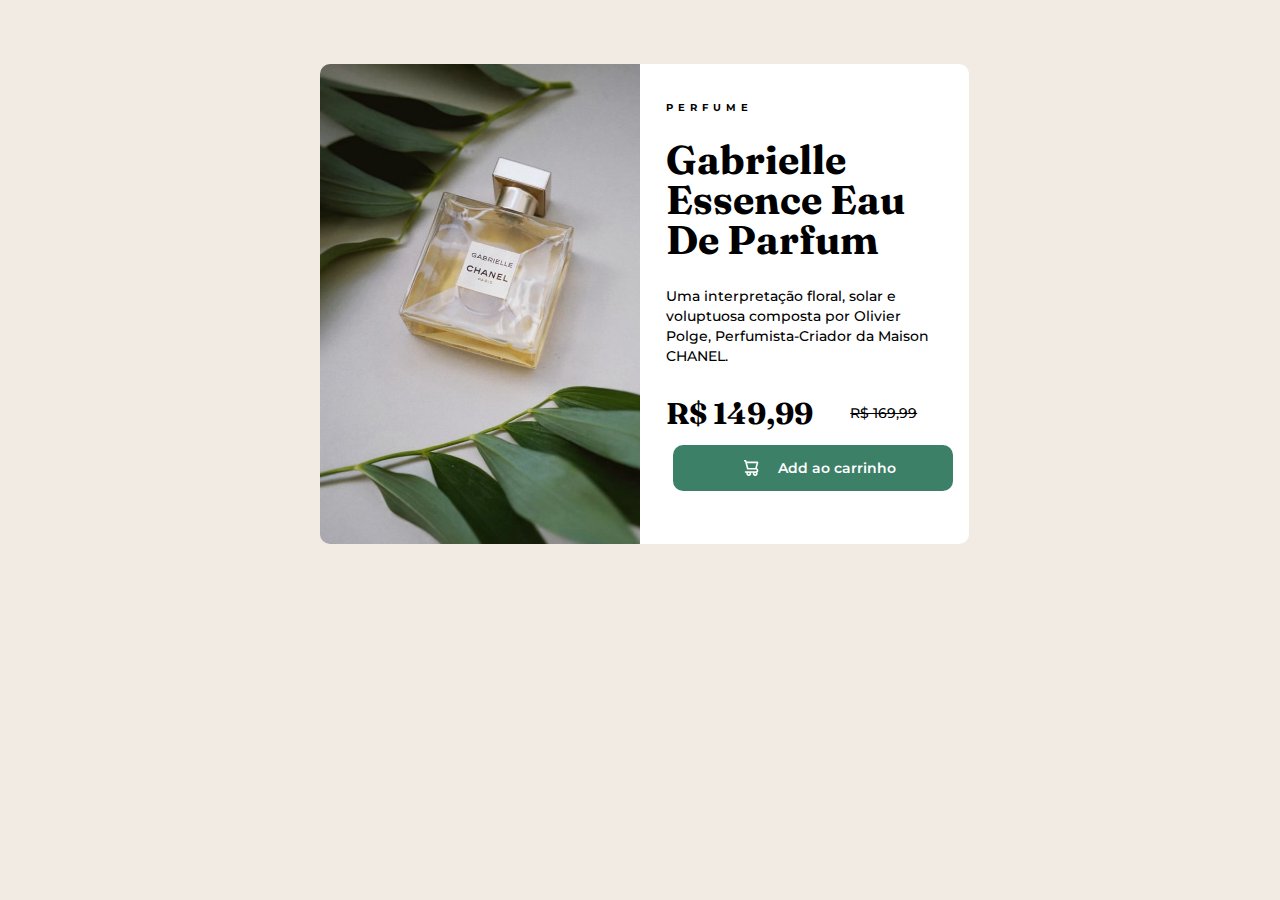
<file: Projeto 1 - Product preview card component/index.html>
<!DOCTYPE html>
<html lang="pt-br">
<head>
    <meta charset="UTF-8">
    <meta http-equiv="X-UA-Compatible" content="IE=edge">
    <meta name="viewport" content="width=device-width, initial-scale=1.0">
    <link rel="stylesheet" href="reset.css">
    <link rel="stylesheet" href="style.css">
    <link rel="preconnect" href="https://fonts.googleapis.com">
    <link rel="preconnect" href="https://fonts.gstatic.com" crossorigin>
    <link href="https://fonts.googleapis.com/css2?family=Fraunces:opsz,wght@9..144,500&display=swap" rel="stylesheet">
    <link rel="preconnect" href="https://fonts.googleapis.com">
    <link rel="preconnect" href="https://fonts.gstatic.com" crossorigin>
    <link href="https://fonts.googleapis.com/css2?family=Fraunces:opsz,wght@9..144,700&family=Montserrat:wght@500&display=swap" rel="stylesheet">
    <title>Perfume</title>
</head>
<body>
    <img id="produto" src="image-product-desktop.jpg">
    <div class="informacoes">
        <h1 id="logo">PERFUME</h1>
        <h2 id="titulo">Gabrielle <br> Essence Eau <br>De Parfum</h2>
        <p id="descricao">Uma interpretação floral, solar e <br> voluptuosa composta por Olivier <br>Polge, Perfumista-Criador da Maison CHANEL.</p>
        <p id="valor">R$ 149,99</p>
        <p id="vanterior">R$ 169,99</p>
        <p id="compra"><svg width="15" id="carro" height="16" xmlns="http://www.w3.org/2000/svg"><path d="M14.383 10.388a2.397 2.397 0 0 0-1.518-2.222l1.494-5.593a.8.8 0 0 0-.144-.695.8.8 0 0 0-.631-.28H2.637L2.373.591A.8.8 0 0 0 1.598 0H0v1.598h.983l1.982 7.4a.8.8 0 0 0 .799.59h8.222a.8.8 0 0 1 0 1.599H1.598a.8.8 0 1 0 0 1.598h.943a2.397 2.397 0 1 0 4.507 0h1.885a2.397 2.397 0 1 0 4.331-.376 2.397 2.397 0 0 0 1.12-2.021ZM11.26 7.99H4.395L3.068 3.196h9.477L11.26 7.991Zm-6.465 6.392a.8.8 0 1 1 0-1.598.8.8 0 0 1 0 1.598Zm6.393 0a.8.8 0 1 1 0-1.598.8.8 0 0 1 0 1.598Z" fill="#FFF"/></svg>
Add ao carrinho</p>
    </div>
</body>
</html>
</file>
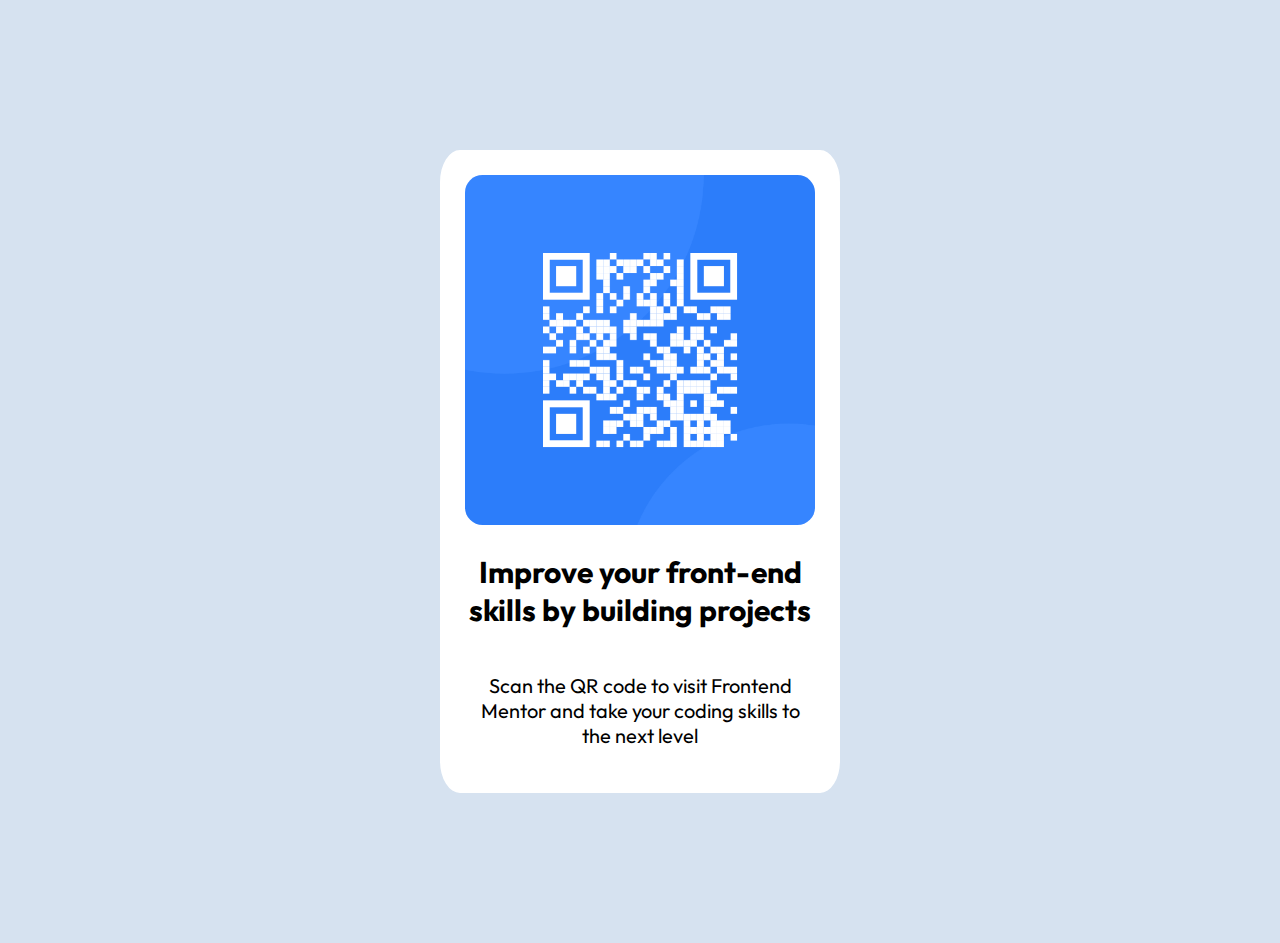
<file: Projeto 2 - QR code component/index.html>
<!DOCTYPE html>
<html lang="pt-br">
<head>
    <meta charset="UTF-8">
    <meta http-equiv="X-UA-Compatible" content="IE=edge">
    <meta name="viewport" content="width=device-width, initial-scale=1.0">
    <link rel="icon" type="image/png" sizes="32x32" href="./images/favicon-32x32.png">
    <link rel="preconnect" href="https://fonts.googleapis.com">
    <link rel="preconnect" href="https://fonts.gstatic.com" crossorigin>
    <link href="https://fonts.googleapis.com/css2?family=Outfit:wght@400;700&display=swap" rel="stylesheet">
    <link rel="stylesheet" href="style.css">
    <title>Frontend Mentor | QR code component</title>
</head>
<body>
    <table>
        <tr>
            <td><img src="image-qr-code.png"></td>
        </tr>
        <tr>
            <td><h1>Improve your front-end skills by building projects</h1></td>
        </tr>
        <tr>
            <td><p>Scan the QR code to visit Frontend Mentor and take your coding skills to the next level</p></td>
        </tr>
    </table>
</body>
</html>
</file>
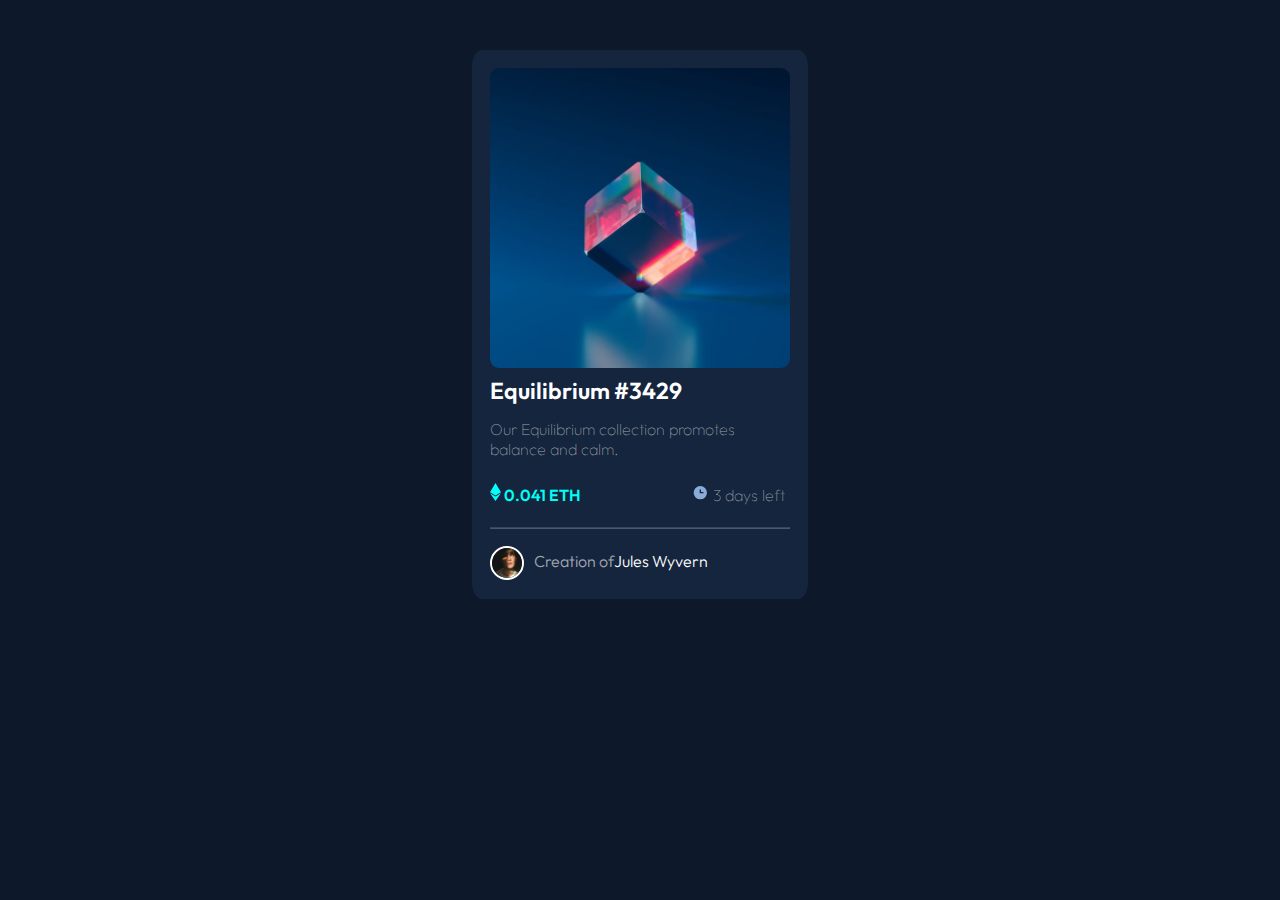
<file: Projeto 3 - NFT preview card component main/index.html>
<!DOCTYPE html>
<html lang="pt-br">
<head>
    <meta charset="UTF-8">
    <meta http-equiv="X-UA-Compatible" content="IE=edge">
    <meta name="viewport" content="width=device-width, initial-scale=1.0">
    <link rel="preconnect" href="https://fonts.googleapis.com">
    <link rel="preconnect" href="https://fonts.gstatic.com" crossorigin>
    <link href="https://fonts.googleapis.com/css2?family=Outfit:wght@100;300;400;600&display=swap" rel="stylesheet">
    <link rel="stylesheet" href="style.css">
    <title>Frontend Mentor | NFT preview card component main</title>
</head>
<body>
    <table>
        <tr class="linha">
            <td colspan="2">
                <img src="imagens\image-equilibrium.jpg">
            </td>
        </tr>
        <tr class="linha">
            <td colspan="2">
                <h1>Equilibrium #3429</h1>
            </td>
        </tr>
        <tr class="linha">
            <td colspan="2">
                <p>Our Equilibrium collection promotes balance and calm.</p>
            </td>
        </tr>
        <tr class="linha">
            <td><p id="eth"><svg width="11" height="18" xmlns="http://www.w3.org/2000/svg"><path d="M11 10.216 5.5 18 0 10.216l5.5 3.263 5.5-3.262ZM5.5 0l5.496 9.169L5.5 12.43 0 9.17 5.5 0Z" fill="#00FFF8"/></svg> 0.041 ETH</p></td>
            <td><p id="relogio"><svg width="17" height="17" xmlns="http://www.w3.org/2000/svg"><path d="M8.305 2.007a6.667 6.667 0 1 0 0 13.334 6.667 6.667 0 0 0 0-13.334Zm2.667 7.334H8.305a.667.667 0 0 1-.667-.667V6.007a.667.667 0 0 1 1.334 0v2h2a.667.667 0 0 1 0 1.334Z" fill="#8BACD9"/></svg> 3 days left</p></td>
        </tr>
        <tr class="linha">
            <td colspan="2"><hr></td>
        </tr>
        <tr class="linha">
            <td colspan="2"><img id="avatar" src="imagens/image-avatar.png"><p id="nickname">Creation of <span>Jules Wyvern</span></p></td>
        </tr>
    </table>
</body>
</html>
</file>
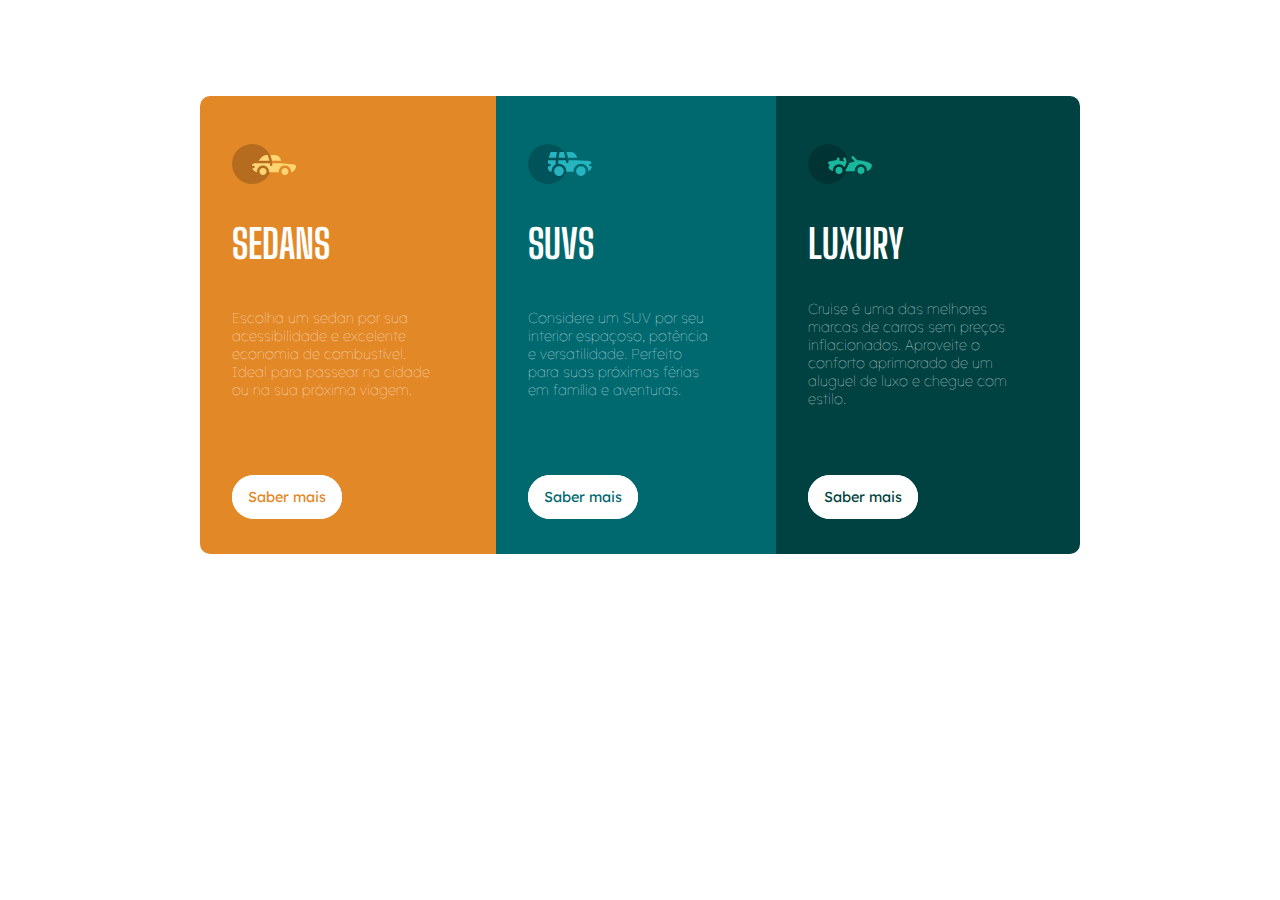
<file: Projeto 4 - Column-preview-card-component-main/index.html>
<!DOCTYPE html>
<html lang="pt-br">
<head>
    <meta charset="UTF-8">
    <meta http-equiv="X-UA-Compatible" content="IE=edge">
    <meta name="viewport" content="width=device-width, initial-scale=1.0">
    <link rel="stylesheet" href="style.css">
    <link rel="preconnect" href="https://fonts.googleapis.com">
    <link rel="preconnect" href="https://fonts.gstatic.com" crossorigin>
    <link href="https://fonts.googleapis.com/css2?family=Big+Shoulders+Display:wght@700&family=Lexend+Deca:wght@200;400&display=swap" rel="stylesheet">
    <title>Frontend Mentor | Column-preview-card-component-main</title>
</head>
<body>
    <table>
        <tr>
            <td class="sedan carro"><svg width="64" height="40" xmlns="http://www.w3.org/2000/svg"><g fill="none" fill-rule="evenodd"><circle fill="#000" opacity=".201" cx="20" cy="20" r="20"/><path d="M52.936 24.11c1.942 0 3.517 1.542 3.517 3.445 0 1.903-1.575 3.445-3.517 3.445s-3.516-1.542-3.516-3.445c0-1.903 1.574-3.445 3.516-3.445zm-21.957 0c1.942 0 3.517 1.542 3.517 3.445 0 1.903-1.575 3.445-3.517 3.445s-3.516-1.542-3.516-3.445c0-1.903 1.574-3.445 3.516-3.445zm6.948-4.848v1.429c0 .716.61 1.293 1.348 1.259a1.295 1.295 0 001.225-1.295v-1.393h8.256l13.483 1.313c.956.093 1.676.881 1.676 1.814 0 2.89-2.126 5.303-4.926 5.819.397-3.557-2.458-6.62-6.053-6.62-3.646 0-6.504 3.14-6.039 6.723h-9.879c.466-3.588-2.397-6.722-6.039-6.722-3.595 0-6.45 3.062-6.052 6.62-2.14-.398-3.916-1.912-4.61-3.931h1.142c.731 0 1.32-.598 1.285-1.322-.033-.678-.629-1.2-1.322-1.2H20v-.251c0-1.274 1.066-2.243 2.306-2.243h15.62zM42.59 11c2.645 0 4.99 1.556 5.972 3.963l.726 1.779H40.17L38.413 11h4.178zm-6.865 0l1.758 5.741H26.505l3.357-3.654A6.502 6.502 0 0134.644 11h1.082z" fill="#FFD473" fill-rule="nonzero"/></g></svg></td>
            <td class="suv carro"><svg width="64" height="40" xmlns="http://www.w3.org/2000/svg"><g fill="none" fill-rule="evenodd"><circle fill="#000" opacity=".201" cx="20" cy="20" r="20"/><path d="M31.002 22.358c2.917 0 5.18 2.593 4.762 5.506a4.828 4.828 0 01-2.962 3.778 4.797 4.797 0 01-5.3-1.165c-1.188-1.26-1.235-2.613-1.263-2.613-.42-2.924 1.857-5.506 4.763-5.506zm22 0c3.457 0 5.798 3.567 4.41 6.744A4.816 4.816 0 0152.3 31.94a4.826 4.826 0 01-4.06-4.077c-.42-2.915 1.846-5.506 4.762-5.506zm-15.04-6.083v1.462a1.29 1.29 0 001.352 1.29c.693-.033 1.227-.631 1.227-1.326v-1.426h8.3l13.056.716a1.29 1.29 0 011.164.917c.27.895.446 1.477.563 1.87h-1.047c-.694 0-1.291.534-1.324 1.228a1.29 1.29 0 001.288 1.352h1.445c-.164 2.225-1.57 4.193-3.6 5.05.13-4.212-3.255-7.63-7.384-7.63-4.317 0-7.762 3.718-7.358 8.086h-7.285c.43-4.655-3.503-8.531-8.131-8.046v-3.543h7.734zm-10.312 0v4.308a7.4 7.4 0 00-4.006 7.274 3.874 3.874 0 01-3.642-3.864v-1.635h1.46a1.29 1.29 0 000-2.58h-1.461v-3.213l.003-.29h7.646zm14.986-8.196c2.65 0 5 1.592 5.984 4.055l.63 1.579a5.525 5.525 0 01-.065-.004l-.026-.002-.034-.002-.022-.002a4.178 4.178 0 00-.224-.006l-.098-.001h-.039l-.136-.001h-.052l-.326-.001H40.211L38.528 8.08zm-13.632 0l-1.122 5.616h-7.144l1.47-4.71a1.29 1.29 0 011.231-.906h5.565zm6.832 0l1.683 5.615h-7.007l1.121-5.615h4.203z" fill="#26B5C0" fill-rule="nonzero"/></g></svg></td>
            <td class="luxury carro"><svg width="64" height="40" xmlns="http://www.w3.org/2000/svg"><g fill="none" fill-rule="evenodd"><circle fill="#000" opacity=".201" cx="20" cy="20" r="20"/><path d="M30.98 22.835c1.941 0 3.516 1.604 3.516 3.583 0 1.978-1.575 3.582-3.517 3.582s-3.516-1.604-3.516-3.582c0-1.979 1.574-3.583 3.516-3.583zm21.956 0c1.942 0 3.517 1.604 3.517 3.583 0 1.978-1.575 3.582-3.517 3.582s-3.516-1.604-3.516-3.582c0-1.979 1.574-3.583 3.516-3.583zm-9.143-10.45a1.27 1.27 0 011.819 0l3.715 3.784c4.444-.115 9.7 1.142 13.964 3.753.387.237.624.664.624 1.124 0 3.006-2.126 5.514-4.926 6.05.397-3.698-2.458-6.882-6.053-6.882-3.646 0-6.504 3.264-6.039 6.99h-9.669c.76-1.544.993-2.026 1.337-2.711l.082-.162c.421-.835 1.056-2.07 2.883-5.65 1.68-.023 3.47-.408 5.247-1.403l-2.984-3.04a1.328 1.328 0 010-1.854zm-7.68 1.064c.683-.2 1.395.202 1.592.898l.749 2.652a3.46 3.46 0 01-.247 2.51l-1.733 3.395-.216.424c-1.07-1.89-3.06-3.114-5.279-3.114-3.595 0-6.45 3.184-6.052 6.885-1.832-.347-3.414-1.537-4.278-3.276a1.331 1.331 0 01.117-1.376l.955-1.303-1.325-1.295c-.751-.735-.376-2.024.64-2.231l6.614-1.346.13-.026c.092-.019.145-.03.157-.031.314-.146 1.07-.591 1.07-1.506 0-.734.592-1.327 1.316-1.31.712.016 1.268.662 1.256 1.388a4.11 4.11 0 01-.348 1.611 22.69 22.69 0 014.7 1.146l-.7-2.473a1.314 1.314 0 01.882-1.622z" fill="#19B89D" fill-rule="nonzero"/></g></svg></td>
        </tr>
        <tr>
            <td class="sedan titulo">Sedans</td>
            <td class="suv titulo">SUVs</td>
            <td class="luxury titulo">Luxury</td>
        </tr>
        <tr>
            <td class="sedan descricao">Escolha um sedan por sua acessibilidade e excelente economia de combustível. Ideal para passear na cidade ou na sua próxima viagem.</td>
            <td class="suv descricao">Considere um SUV por seu interior espaçoso, potência e versatilidade. Perfeito para suas próximas férias em família e aventuras.</td>
            <td class="luxury descricao">Cruise é uma das melhores marcas de carros sem preços inflacionados. Aproveite o conforto aprimorado de um aluguel de luxo e chegue com estilo.</td>
        </tr>
        <tr>
            <td class="sedan mais"><a href="index.html" style="
                color: hsl(31, 77%, 52%);
            ">Saber mais</a></td>
            <td class="suv mais"><a href="index.html" style="
                color: hsl(184, 100%, 22%);
            ">Saber mais</a></td>
            <td class="luxury mais"><a href="index.html" style="
                color: hsl(179, 100%, 13%);
            ">Saber mais</a></td>
        </tr>
    </table>
</body>
</html>
</file>
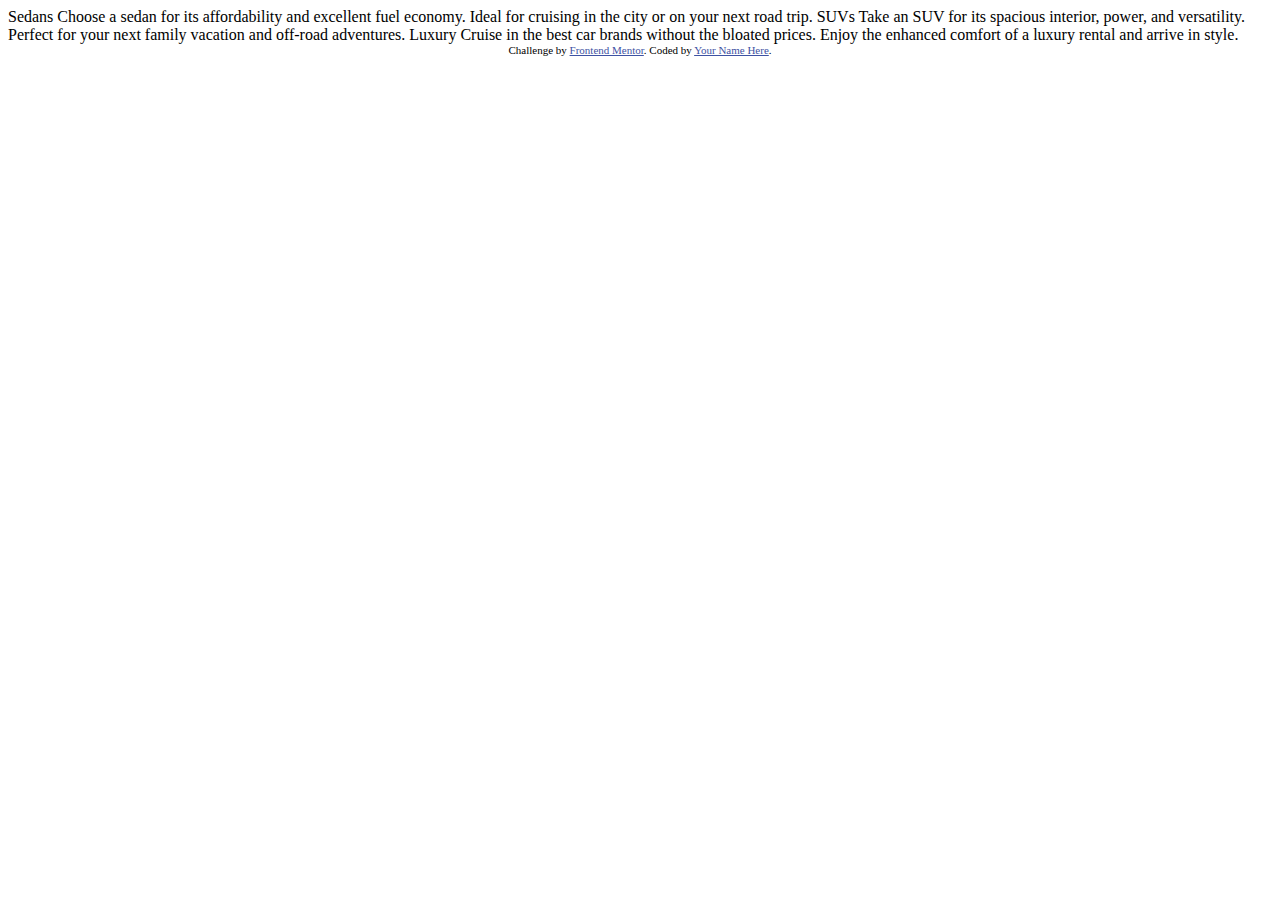
<file: Projeto 4 - Column-preview-card-component-main/3-column-preview-card-component-main/index.html>
<!DOCTYPE html>
<html lang="en">
<head>
  <meta charset="UTF-8">
  <meta name="viewport" content="width=device-width, initial-scale=1.0"> <!-- displays site properly based on user's device -->

  <link rel="icon" type="image/png" sizes="32x32" href="./images/favicon-32x32.png">
  
  <title>Frontend Mentor | 3-column preview card component</title>

  <!-- Feel free to remove these styles or customise in your own stylesheet 👍 -->
  <style>
    .attribution { font-size: 11px; text-align: center; }
    .attribution a { color: hsl(228, 45%, 44%); }
  </style>
</head>
<body>
  
  Sedans
  Choose a sedan for its affordability and excellent fuel economy. Ideal for cruising in the city 
  or on your next road trip.

  SUVs
  Take an SUV for its spacious interior, power, and versatility. Perfect for your next family vacation 
  and off-road adventures.

  Luxury
  Cruise in the best car brands without the bloated prices. Enjoy the enhanced comfort of a luxury 
  rental and arrive in style.
  
  <div class="attribution">
    Challenge by <a href="https://www.frontendmentor.io?ref=challenge" target="_blank">Frontend Mentor</a>. 
    Coded by <a href="#">Your Name Here</a>.
  </div>
</body>
</html>
</file>
<file: Projeto 1 - Product preview card component/style.css>
body {
    display: flex;
    background-color: hsl(30, 38%, 92%);
}


.informacoes{
    margin: 5% 0 0 0;
    background-color: rgb(255, 255, 255);
    border-radius: 0 10px 10px 0;
}

#produto{
    display: absolute;
    width: 25%;
    margin: 5% 0 0px 25%;
    border-radius: 10px 0 0 10px;
}

#logo{
    letter-spacing: 5px;
    margin: 12% 0 0 8%;
    font-family: 'Montserrat', sans-serif;
    font-weight: 700;
    font-size: 10px;
}

#titulo{
    margin: 8% 10px 0 8%;
    font-family: 'Fraunces', serif;
    font-weight: 700;
    font-size: 40px;
}

#descricao{
    margin: 8% 0 0 8%;
    font-family: 'Montserrat', sans-serif;
    font-weight: 500;
    font-size: 14px;
    line-height: 20px;
}

#valor{
    display: inline-block;
    margin: 10% 10% 0 8%;
    font-family: 'Fraunces', serif;
    font-weight: 700;
    font-size: 30px;
}


#vanterior{
    display: inline-block;
    font-family: 'Montserrat', sans-serif;
    font-size: 14px;
    font-weight: 500;
    vertical-align: 6px;
    text-decoration: line-through;
}



#carro{
    margin: 0 15px;
    vertical-align: -3px;
}

#compra{
    text-align: center;
    background-color: hsl(158, 36%, 37%);
    width: 250px;
    border-radius: 10px 10px 10px 10px;
    margin: 5% 10px 0 10%;
    font-family: 'Montserrat', sans-serif;
    font-weight: 600;
    font-size: 14px;
    padding: 15px;
    color:hsl(0, 0%, 100%);
    text-align: center;

}
#add{
    vertical-align: 3px;
}
</file>
<file: Projeto 2 - QR code component/style.css>
body{
    background-color: hsl(212, 45%, 89%);
}

table{
    background-color: white;
    margin: 150px auto;
    border: solid 22px white;
    border-radius: 5%;
    vertical-align: auto;
}

img{
    width: 350px;
    border-radius: 5%;
}

h1{
    text-align: center;
    max-width: 350px;
    font-size: 30px;
    font-family: 'Outfit', sans-serif;
    font-weight: 700;

}

p{
    text-align: center;
    font-size: 20px;
    max-width: 350px;
    font-family: 'Outfit', sans-serif;
    font-weight: 400;
}
</file>
<file: Projeto 3 - NFT preview card component main/style.css>
body{
    background-color: hsl(217, 54%, 11%);
}

table{
    width: 200px;
    background-color: hsl(216, 50%, 16%);
    margin: 50px auto;
    border-radius: 3%;
    border: 15px solid hsl(216, 50%, 16%);
}
img{
    max-width: 300px;
    text-align: center;
    border-radius: 3%;
}

table, text{
    font-family: 'Outfit', sans-serif;
    color: hsl(0, 0%, 100%);
}

p{
    font-weight: 100;
    color: rgb(255 255 255 / 60%);
    margin: 10px 0;
}

h1{
    font-weight: 600;
    font-size: 23px;
    margin: 0;
}
#eth{
    font-weight: 600;
    color:hsl(178, 100%, 50%);
}
#relogio{
    text-align: right;
    padding-right: 5px;
}
hr{
    border-color: rgb(255 255 255 / 24%);
}
#nickname{
    display: inline-flex;
    margin-left: 10px;
    font-weight: 300;
}
span{
    color: white;
}
#avatar{
    display: inline-flex;
    vertical-align: middle;
    width: 10%;
    border: solid white 2px;
    border-radius: 100%;
}
</file>
<file: Projeto 4 - Column-preview-card-component-main/style.css>
table{
    border-spacing: 0; /*tirar expaço entre as tr e as td*/
    width: 55em; /*definir tamanho da tabela*/
    margin: 6rem auto;
    border-collapse: collapse; /*arredondar bordas ta tabela*/
    border-radius: 10px; /*arredondar bordas ta tabela*/
    overflow: hidden; /*arredondar bordas ta tabela*/
}

table, text{
    color: white;
}

a{
    text-decoration: none; /*ajustando fonte*/
    font-family: 'Lexend Deca', sans-serif; /*ajustando fonte*/
    font-weight: 400; /*ajustando fonte*/
    padding: 0.3rem 0.5rem;
    font-size: 0.9em;
    background-color: white; /*fazer o link ficar dentro do circulo*/
    border: 0.5rem solid white; /*fazer o link ficar dentro do circulo*/
    border-radius: 5rem; /*fazer o link ficar dentro do circulo*/
}
.sedan{
    background-color: hsl(31, 77%, 52%);
}

.suv{
    background-color: hsl(184, 100%, 22%);
}

.luxury{
    background-color: hsl(179, 100%, 13%);
}

.carro{
    padding: 3rem 2rem 1rem;
}

.titulo{
    font-family: 'Big Shoulders Display', cursive; /*ajustando fonte*/
    font-weight: 700; /*ajustando fonte*/
    text-transform: uppercase; /*deixando todas as letras maiusculas*/
    font-size: 2.5em; /*ajustando fonte*/
    padding: 1rem 2rem;
}

.descricao{
    font-family: 'Lexend Deca', sans-serif; /*ajustando fonte*/
    font-weight: 100; /*ajustando fonte*/
    font-size: 0.9em; /*ajustando fonte*/
    padding: 1rem 4rem 2rem 2rem;
    color: rgba(255, 255, 255, 0.811);
}

.mais{
    padding: 3rem 2rem;
}
</file>
